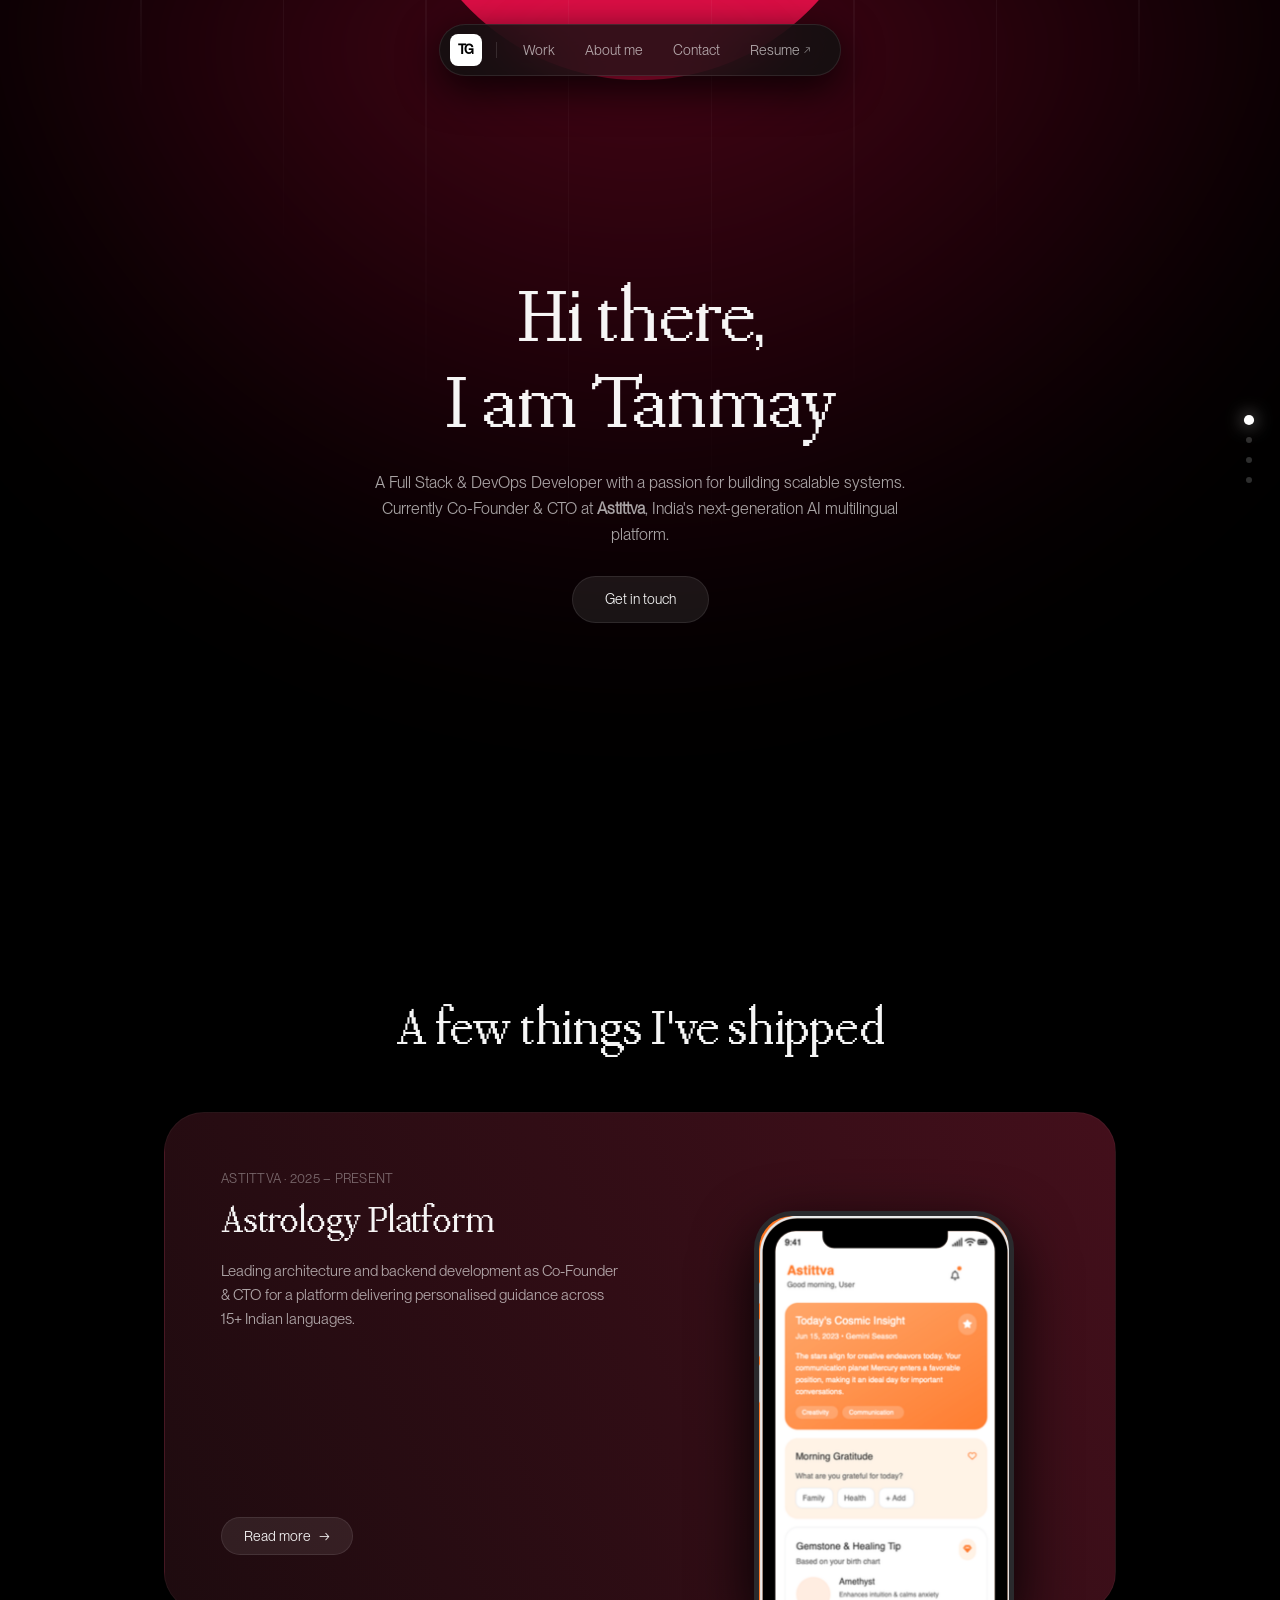
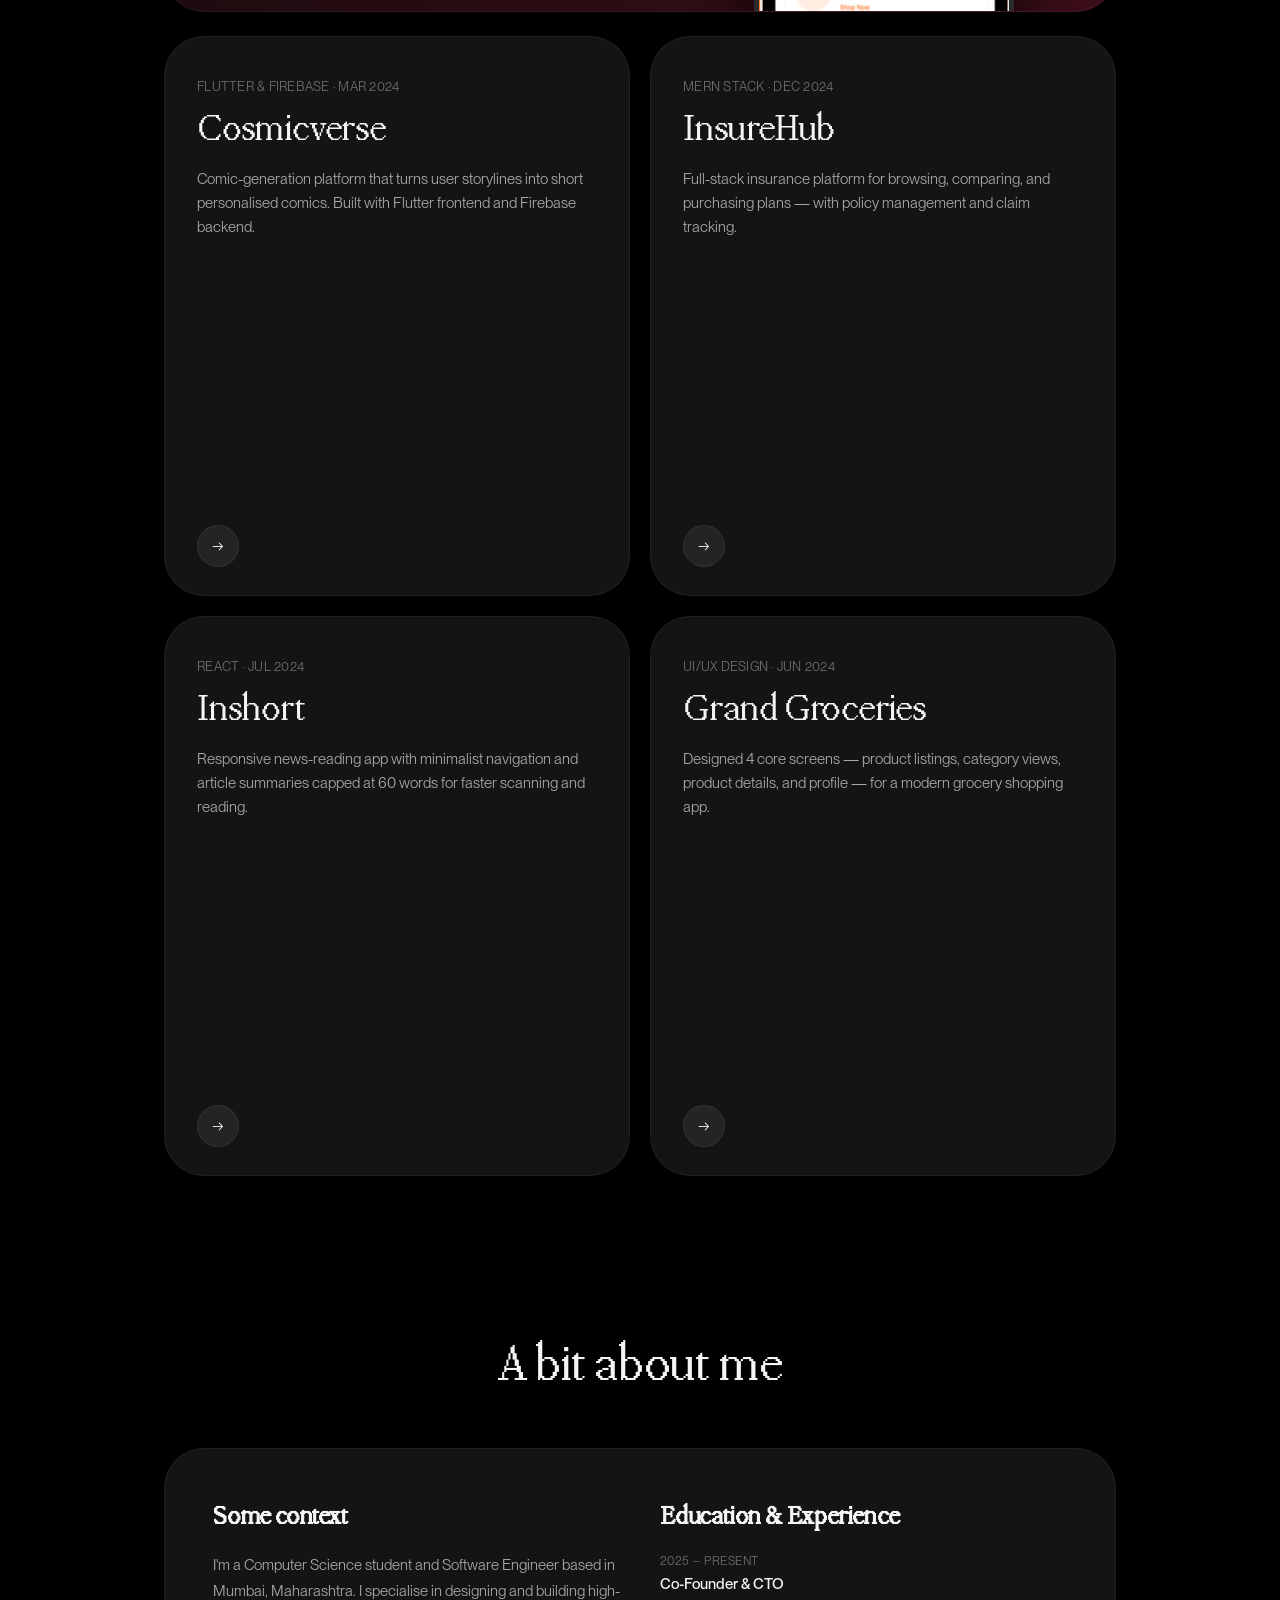
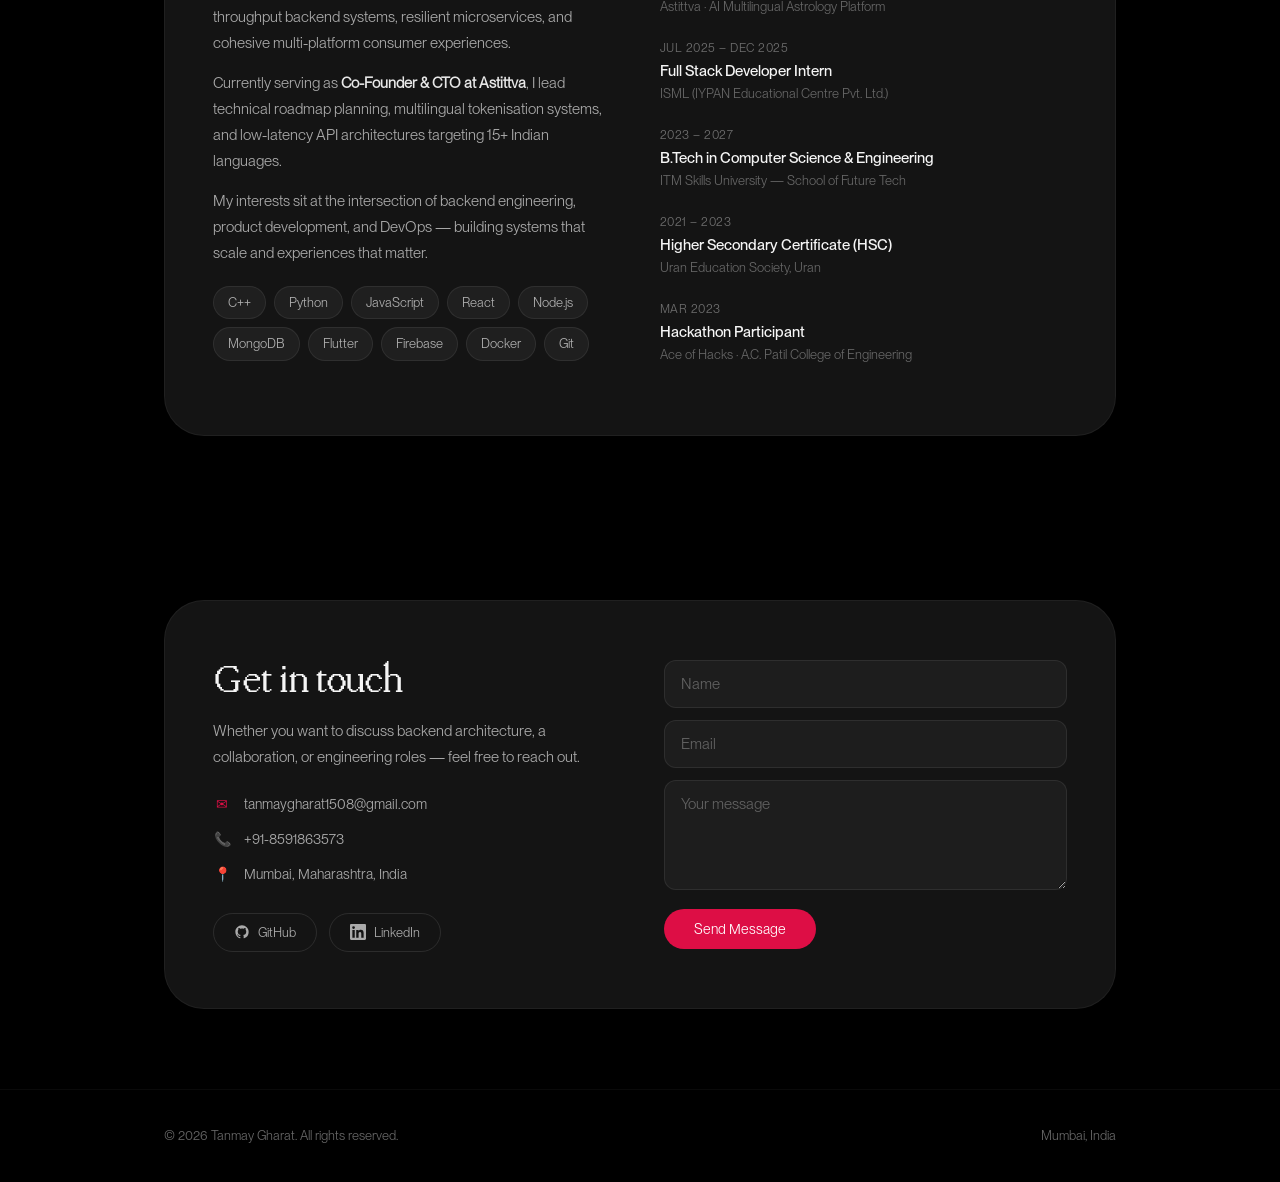
<file: index.html>
<!DOCTYPE html>
<html lang="en">
<head>
    <meta charset="UTF-8">
    <meta name="viewport" content="width=device-width, initial-scale=1.0">
    <title>Tanmay Gharat — Full Stack & DevOps Engineer</title>
    <meta name="description" content="Tanmay Gharat is a Full Stack & DevOps Developer and Co-Founder & CTO at Astittva. Building scalable architectures and consumer experiences from Mumbai.">
    <meta name="author" content="Tanmay P. Gharat">

    <!-- Open Graph -->
    <meta property="og:type" content="website">
    <meta property="og:title" content="Tanmay Gharat — Full Stack & DevOps Engineer">
    <meta property="og:description" content="Portfolio of Tanmay Gharat. Co-Founder & CTO at Astittva, specializing in backend systems, full-stack development, and DevOps.">

    <!-- Favicon -->
    <link rel="icon" href="data:image/svg+xml,<svg xmlns=%22http://www.w3.org/2000/svg%22 viewBox=%220 0 100 100%22><text y=%22.9em%22 font-size=%2290%22>⚡</text></svg>">

    <style>
/* ========================================================================
   TANMAY GHARAT PORTFOLIO — DESIGN SYSTEM
   Pure Black #000 + PP Mondwest Regular + PP Neue Montreal Book
   Linear Wine Gradient + #141414 Bento Cards
   ======================================================================== */

/* 1. Typography Fonts */
@font-face {
    font-family: "PP Mondwest Regular";
    src: url("fonts/PPMondwest-Regular.woff2") format("woff2");
    font-display: swap;
    font-style: normal;
    font-weight: 400;
}

@font-face {
    font-family: "PP Neue Montreal Book";
    src: url("fonts/PPNeueMontreal-Book.woff2") format("woff2");
    font-display: swap;
    font-style: normal;
    font-weight: 400;
}

@font-face {
    font-family: "PP Neue Montreal Medium";
    src: url("fonts/PPNeueMontreal-Medium.woff2") format("woff2");
    font-display: swap;
    font-style: normal;
    font-weight: 500;
}

/* 2. Design Tokens */
:root {
    --font-heading: "PP Mondwest Regular", Georgia, serif;
    --font-body: "PP Neue Montreal Book", -apple-system, BlinkMacSystemFont, sans-serif;
    --font-medium: "PP Neue Montreal Medium", sans-serif;

    --color-bg: #000000;
    --color-card: rgb(20, 20, 20);
    --color-card-border: rgba(255, 255, 255, 0.05);

    --color-text-title: rgba(255, 255, 255, 0.96);
    --color-text-body: rgba(255, 255, 255, 0.64);
    --color-text-tag: rgba(255, 255, 255, 0.38);
    --color-text-muted: #666;

    --color-crimson: #dd0e45;
    --color-wine-from: rgb(30, 11, 15);
    --color-wine-to: rgb(67, 15, 27);

    --container-width: 1000px;
    --card-radius: 40px;
}

/* 3. Base & Reset */
*, *::before, *::after {
    box-sizing: border-box;
    margin: 0;
    padding: 0;
}

html {
    scroll-behavior: smooth;
    background-color: var(--color-bg);
    color-scheme: dark;
}

body {
    font-family: var(--font-body);
    background-color: var(--color-bg);
    color: var(--color-text-body);
    line-height: 1.5;
    overflow-x: hidden;
    -webkit-font-smoothing: antialiased;
    -moz-osx-font-smoothing: grayscale;
}

::selection {
    background-color: var(--color-crimson);
    color: #fff;
}

a {
    color: inherit;
    text-decoration: none;
    transition: color 0.2s ease, opacity 0.2s ease;
}

button {
    font-family: inherit;
    border: none;
    outline: none;
    background: transparent;
    cursor: pointer;
}

img {
    max-width: 100%;
    display: block;
}

.container-1000 {
    width: 100%;
    max-width: var(--container-width);
    margin: 0 auto;
    padding: 0 24px;
}

/* 4. Floating Pill Navigation */
.nav-island-fixed {
    position: fixed;
    top: 24px;
    left: 50%;
    transform: translateX(-50%);
    z-index: 1000;
}

.nav-island-capsule {
    display: flex;
    align-items: center;
    background: rgba(18, 18, 18, 0.82);
    backdrop-filter: blur(24px);
    -webkit-backdrop-filter: blur(24px);
    border: 1px solid rgba(255, 255, 255, 0.09);
    border-radius: 9999px;
    height: 52px;
    padding: 0 16px 0 10px;
    box-shadow: 0 12px 40px rgba(0,0,0,0.8);
    gap: 0;
    white-space: nowrap;
}

.nav-monogram-box {
    width: 32px;
    height: 32px;
    background: #fff;
    color: #000;
    border-radius: 8px;
    display: flex;
    align-items: center;
    justify-content: center;
    font-family: var(--font-medium);
    font-weight: 700;
    font-size: 13px;
    letter-spacing: -0.04em;
    flex-shrink: 0;
}

.nav-sep {
    width: 1px;
    height: 16px;
    background: rgba(255,255,255,0.12);
    margin: 0 12px 0 14px;
    flex-shrink: 0;
}

.nav-links-row {
    display: flex;
    align-items: center;
    gap: 2px;
    list-style: none;
}

.nav-link-btn {
    font-family: var(--font-body);
    font-size: 14px;
    color: var(--color-text-body);
    padding: 7px 14px;
    border-radius: 9999px;
    transition: color 0.2s ease, background-color 0.2s ease;
    display: inline-flex;
    align-items: center;
    gap: 4px;
    cursor: pointer;
}

.nav-link-btn:hover,
.nav-link-btn.active {
    color: #fff;
    background: rgba(255,255,255,0.07);
}

/* 5. Side Rail Dots */
.side-scroll-rail {
    position: fixed;
    right: 28px;
    top: 50%;
    transform: translateY(-50%);
    display: flex;
    flex-direction: column;
    gap: 14px;
    z-index: 100;
}

.side-rail-dot {
    width: 6px;
    height: 6px;
    border-radius: 50%;
    background: rgba(255,255,255,0.18);
    transition: all 0.25s ease;
    display: block;
}

.side-rail-dot.active {
    background: #fff;
    transform: scale(1.7);
    box-shadow: 0 0 10px rgba(255,255,255,0.7);
}

/* 6. Hero Section */
.hero-stage {
    position: relative;
    width: 100%;
    height: 100vh;
    min-height: 680px;
    max-height: 900px;
    display: flex;
    flex-direction: column;
    align-items: center;
    justify-content: center;
    text-align: center;
    padding: 0 24px;
    overflow: hidden;
}

.hero-crimson-orb {
    position: absolute;
    top: -400px;
    left: calc(50% - 240px);
    width: 480px;
    height: 480px;
    border-radius: 50%;
    background-color: var(--color-crimson);
    z-index: 0;
    pointer-events: none;
}

.hero-crimson-blur {
    position: absolute;
    inset: -120px;
    background: radial-gradient(circle at 50% 0%, var(--color-crimson) 0%, transparent 58%);
    filter: blur(100px);
    opacity: 0.38;
    z-index: 0;
    pointer-events: none;
}

.hero-vertical-lines {
    position: absolute;
    top: 0;
    left: 50%;
    transform: translateX(-50%);
    width: 1000px;
    display: flex;
    justify-content: space-between;
    opacity: 0.04;
    pointer-events: none;
    z-index: 0;
}

.v-line {
    width: 1.5px;
    background: linear-gradient(#fff 0%, transparent 100%);
}

.v-line.h-100 { height: 100px; }
.v-line.h-260 { height: 260px; }
.v-line.h-420 { height: 420px; }
.v-line.h-580 { height: 580px; }

.hero-core {
    position: relative;
    z-index: 2;
    max-width: 680px;
    display: flex;
    flex-direction: column;
    align-items: center;
    gap: 22px;
}

.hero-title-mondwest {
    font-family: var(--font-heading);
    font-size: clamp(50px, 6.5vw, 78px);
    line-height: 1.1;
    color: var(--color-text-title);
    font-weight: 400;
    letter-spacing: -0.5px;
}

.hero-subtitle-montreal {
    font-family: var(--font-body);
    font-size: 16px;
    line-height: 26px;
    color: var(--color-text-body);
    max-width: 560px;
}

.hero-btn-pill {
    display: inline-flex;
    align-items: center;
    justify-content: center;
    background: rgba(255,255,255,0.08);
    border: 1px solid rgba(255,255,255,0.09);
    border-radius: 9999px;
    padding: 12px 32px;
    color: var(--color-text-title);
    font-size: 14px;
    font-family: var(--font-body);
    transition: background-color 0.2s ease, border-color 0.2s ease, transform 0.2s ease;
    margin-top: 6px;
}

.hero-btn-pill:hover {
    background: rgba(255,255,255,0.14);
    border-color: rgba(255,255,255,0.2);
    transform: translateY(-2px);
}

/* 7. Shipped Section */
.shipped-section {
    padding: 100px 0 60px;
    position: relative;
    z-index: 1;
}

.shipped-heading-mondwest {
    font-family: var(--font-heading);
    font-size: clamp(36px, 4.5vw, 52px);
    line-height: 1.15;
    color: var(--color-text-title);
    font-weight: 400;
    text-align: center;
    margin-bottom: 52px;
    letter-spacing: -0.4px;
}

/* 8. Featured Wine Hero Card */
.featured-wine-card {
    width: 100%;
    background: linear-gradient(64deg, rgb(30, 11, 15) 0%, rgb(67, 15, 27) 100%);
    border: 1.5px solid rgba(255,255,255,0.04);
    border-radius: var(--card-radius);
    position: relative;
    overflow: hidden;
    display: grid;
    grid-template-columns: 1.1fr 0.9fr;
    padding: 56px 48px 0 56px;
    min-height: 500px;
    gap: 32px;
    margin-bottom: 24px;
    cursor: pointer;
    transition: border-color 0.3s ease, transform 0.3s ease;
}

.featured-wine-card:hover {
    border-color: rgba(255,255,255,0.12);
    transform: translateY(-4px);
}

.featured-col-left {
    display: flex;
    flex-direction: column;
    align-items: flex-start;
    padding-bottom: 56px;
}

.card-tag-mono {
    font-family: var(--font-body);
    font-size: 13px;
    color: var(--color-text-tag);
    text-transform: uppercase;
    letter-spacing: 0.02em;
    margin-bottom: 12px;
}

.card-title-mondwest {
    font-family: var(--font-heading);
    font-size: clamp(28px, 3.2vw, 38px);
    line-height: 1.18;
    color: var(--color-text-title);
    font-weight: 400;
    letter-spacing: -0.2px;
    margin-bottom: 14px;
}

.card-desc-montreal {
    font-family: var(--font-body);
    font-size: 15px;
    line-height: 24px;
    color: var(--color-text-body);
    max-width: 400px;
    margin-bottom: 32px;
}

.card-read-more-btn {
    display: inline-flex;
    align-items: center;
    gap: 8px;
    background: rgba(255,255,255,0.08);
    border: 1px solid rgba(255,255,255,0.09);
    border-radius: 9999px;
    padding: 10px 22px;
    color: var(--color-text-title);
    font-size: 14px;
    font-family: var(--font-body);
    transition: background-color 0.2s ease, transform 0.2s ease;
    margin-top: auto;
}

.card-read-more-btn:hover {
    background: rgba(255,255,255,0.16);
    transform: translateY(-2px);
}

.featured-col-right {
    display: flex;
    justify-content: center;
    align-items: flex-end;
}

.featured-iphone-frame {
    width: 260px;
    height: 400px;
    background: #050505;
    border: 5px solid #2a2a2d;
    border-bottom: none;
    border-radius: 38px 38px 0 0;
    position: relative;
    overflow: hidden;
    box-shadow: 0 20px 60px rgba(0,0,0,0.95);
}

.iphone-top-island {
    position: absolute;
    top: 8px;
    left: 50%;
    transform: translateX(-50%);
    width: 80px;
    height: 20px;
    background: #000;
    border-radius: 12px;
    z-index: 10;
}

.iphone-screen-image {
    width: 100%;
    height: 100%;
    object-fit: cover;
    object-position: top center;
}

/* 9. 2-Column Bento Grid */
.bento-grid-2col {
    display: grid;
    grid-template-columns: repeat(2, 1fr);
    gap: 20px;
    width: 100%;
}

.bento-card-unit {
    background-color: var(--color-card);
    border: 1.5px solid var(--color-card-border);
    border-radius: var(--card-radius);
    padding: 40px 32px 0 32px;
    min-height: 560px;
    display: flex;
    flex-direction: column;
    justify-content: space-between;
    position: relative;
    overflow: hidden;
    cursor: pointer;
    transition: border-color 0.3s ease, transform 0.3s ease;
}

.bento-card-unit:hover {
    border-color: rgba(255,255,255,0.12);
    transform: translateY(-4px);
}

.bento-unit-top {
    display: flex;
    flex-direction: column;
}

.bento-bottom-circle-btn {
    position: absolute;
    bottom: 28px;
    left: 32px;
    width: 42px;
    height: 42px;
    border-radius: 50%;
    background: rgba(255,255,255,0.07);
    border: 1.5px solid rgba(255,255,255,0.06);
    display: flex;
    align-items: center;
    justify-content: center;
    color: var(--color-text-title);
    font-size: 15px;
    transition: background-color 0.2s ease, transform 0.2s ease;
    z-index: 5;
}

.bento-card-unit:hover .bento-bottom-circle-btn {
    background: rgba(255,255,255,0.15);
    transform: scale(1.07);
}

.bento-phone-stage {
    display: flex;
    justify-content: flex-end;
    align-items: flex-end;
    margin-top: auto;
    width: 100%;
}

.bento-phone-frame {
    width: 235px;
    height: 310px;
    background: #050505;
    border: 5px solid #2a2a2d;
    border-bottom: none;
    border-radius: 34px 34px 0 0;
    position: relative;
    overflow: hidden;
    margin-left: auto;
    box-shadow: 0 16px 45px rgba(0,0,0,0.9);
}

/* Screen-style preview (no phone frame — for desktop/web screenshots) */
.bento-screen-stage {
    display: flex;
    justify-content: center;
    align-items: flex-end;
    margin-top: auto;
    width: 100%;
    padding-bottom: 0;
}

.bento-screen-frame {
    width: 100%;
    height: 280px;
    background: #0a0a0a;
    border: 1.5px solid rgba(255,255,255,0.07);
    border-bottom: none;
    border-radius: 14px 14px 0 0;
    position: relative;
    overflow: hidden;
    box-shadow: 0 12px 36px rgba(0,0,0,0.9);
}

.bento-screen-frame img {
    width: 100%;
    height: 100%;
    object-fit: cover;
    object-position: top center;
}

/* 10. About Section */
.about-me-section {
    padding: 100px 0 60px;
    position: relative;
    z-index: 1;
}

.about-bento-card {
    background-color: var(--color-card);
    border: 1.5px solid var(--color-card-border);
    border-radius: var(--card-radius);
    padding: 48px;
    display: grid;
    grid-template-columns: 1fr 1fr;
    gap: 40px;
    margin-bottom: 24px;
}

.about-col-title {
    font-family: var(--font-heading);
    font-size: 26px;
    color: var(--color-text-title);
    margin-bottom: 16px;
    letter-spacing: -0.2px;
}

.about-col-text {
    font-family: var(--font-body);
    font-size: 15px;
    line-height: 26px;
    color: var(--color-text-body);
    margin-bottom: 14px;
}

/* Skills Tags */
.skills-tag-row {
    display: flex;
    flex-wrap: wrap;
    gap: 8px;
    margin-top: 20px;
}

.skill-tag {
    display: inline-flex;
    align-items: center;
    padding: 6px 14px;
    background: rgba(255,255,255,0.05);
    border: 1px solid rgba(255,255,255,0.07);
    border-radius: 9999px;
    font-size: 13px;
    color: var(--color-text-body);
    font-family: var(--font-body);
}

.timeline-entry {
    margin-bottom: 22px;
}

.timeline-entry-date {
    font-size: 12px;
    color: var(--color-text-tag);
    margin-bottom: 3px;
    text-transform: uppercase;
    letter-spacing: 0.04em;
}

.timeline-entry-role {
    font-family: var(--font-medium);
    font-size: 15px;
    color: var(--color-text-title);
    margin-bottom: 2px;
}

.timeline-entry-company {
    font-size: 13px;
    color: var(--color-text-muted);
}

/* 11. Contact Section */
.contact-section {
    padding: 80px 0 80px;
    position: relative;
    z-index: 1;
}

.contact-card-box {
    background-color: var(--color-card);
    border: 1.5px solid var(--color-card-border);
    border-radius: var(--card-radius);
    padding: 56px 48px;
    display: grid;
    grid-template-columns: 1fr 1fr;
    gap: 48px;
    align-items: center;
}

.contact-label-row {
    display: flex;
    flex-direction: column;
    gap: 14px;
    margin-top: 24px;
    font-size: 14px;
    color: var(--color-text-body);
}

.contact-label-row a:hover {
    color: #fff;
}

.contact-icon {
    display: inline-block;
    width: 18px;
    text-align: center;
    margin-right: 10px;
    color: var(--color-crimson);
    font-style: normal;
}

.contact-social-row {
    display: flex;
    gap: 12px;
    margin-top: 28px;
}

.contact-social-btn {
    display: inline-flex;
    align-items: center;
    gap: 8px;
    padding: 9px 20px;
    border: 1px solid rgba(255,255,255,0.1);
    border-radius: 9999px;
    font-size: 13px;
    color: var(--color-text-body);
    font-family: var(--font-body);
    transition: border-color 0.2s ease, color 0.2s ease, transform 0.2s ease;
}

.contact-social-btn:hover {
    border-color: rgba(255,255,255,0.3);
    color: #fff;
    transform: translateY(-2px);
}

.contact-input-field {
    width: 100%;
    background: rgba(255,255,255,0.04);
    border: 1px solid rgba(255,255,255,0.08);
    border-radius: 12px;
    padding: 14px 16px;
    font-size: 15px;
    color: #fff;
    font-family: var(--font-body);
    outline: none;
    transition: border-color 0.2s ease;
    margin-bottom: 12px;
}

.contact-input-field:focus {
    border-color: var(--color-crimson);
}

.contact-input-field::placeholder {
    color: rgba(255,255,255,0.3);
}

textarea.contact-input-field {
    min-height: 110px;
    resize: vertical;
}

.contact-submit-pill {
    display: inline-flex;
    align-items: center;
    justify-content: center;
    background: var(--color-crimson);
    border-radius: 9999px;
    padding: 12px 30px;
    color: #fff;
    font-size: 14px;
    font-family: var(--font-body);
    transition: opacity 0.2s ease, transform 0.2s ease;
    cursor: pointer;
    border: none;
}

.contact-submit-pill:hover {
    opacity: 0.88;
    transform: translateY(-2px);
}

/* 12. Footer */
.site-bottom-footer {
    padding: 36px 0;
    border-top: 1px solid rgba(255,255,255,0.04);
    position: relative;
    z-index: 1;
}

.footer-content-flex {
    display: flex;
    align-items: center;
    justify-content: space-between;
    flex-wrap: wrap;
    gap: 16px;
}

.footer-copy-text {
    font-size: 13px;
    color: var(--color-text-muted);
}

/* 13. Responsive */
@media (max-width: 860px) {
    .featured-wine-card {
        grid-template-columns: 1fr;
        padding: 40px 28px 0 28px;
        min-height: auto;
    }

    .featured-col-right {
        justify-content: center;
    }

    .bento-grid-2col {
        grid-template-columns: 1fr;
    }

    .about-bento-card {
        grid-template-columns: 1fr;
        padding: 32px 28px;
    }

    .contact-card-box {
        grid-template-columns: 1fr;
        padding: 36px 28px;
    }

    .nav-links-row {
        gap: 0;
    }

    .nav-link-btn {
        padding: 7px 10px;
        font-size: 13px;
    }

    .side-scroll-rail {
        display: none;
    }

    .hero-vertical-lines {
        width: 100%;
    }
}

@media (max-width: 540px) {
    .nav-island-capsule {
        height: 46px;
        padding: 0 10px 0 8px;
    }

    .hero-title-mondwest {
        font-size: 44px;
    }
}
    </style>
</head>
<body>

    <!-- Floating Pill Navigation -->
    <div class="nav-island-fixed" id="nav-island">
        <nav class="nav-island-capsule" id="nav-capsule">
            <a href="#hero" class="nav-monogram-box" aria-label="Tanmay Gharat Home">TG</a>
            <div class="nav-sep"></div>
            <ul class="nav-links-row" id="nav-links">
                <li><a href="#work" class="nav-link-btn active" id="nav-work">Work</a></li>
                <li><a href="#about" class="nav-link-btn" id="nav-about">About me</a></li>
                <li><a href="#contact" class="nav-link-btn" id="nav-contact">Contact</a></li>
                <li><a href="assets/TanmayGharatCV.pdf" target="_blank" class="nav-link-btn">Resume <span style="font-size:11px;opacity:0.8">↗</span></a></li>
            </ul>
        </nav>
    </div>

    <!-- Side Rail Scroll Dots -->
    <div class="side-scroll-rail" id="side-rail">
        <a href="#hero"    class="side-rail-dot active" aria-label="Hero"></a>
        <a href="#work"    class="side-rail-dot" aria-label="Work"></a>
        <a href="#about"   class="side-rail-dot" aria-label="About"></a>
        <a href="#contact" class="side-rail-dot" aria-label="Contact"></a>
    </div>

    <main>

        <!-- ── HERO ─────────────────────────────────────── -->
        <section id="hero" class="hero-stage">
            <div class="hero-crimson-orb"></div>
            <div class="hero-crimson-blur"></div>
            <div class="hero-vertical-lines">
                <div class="v-line h-100"></div>
                <div class="v-line h-260"></div>
                <div class="v-line h-420"></div>
                <div class="v-line h-580"></div>
                <div class="v-line h-580"></div>
                <div class="v-line h-420"></div>
                <div class="v-line h-260"></div>
                <div class="v-line h-100"></div>
            </div>

            <div class="hero-core">
                <h1 class="hero-title-mondwest">
                    Hi there,<br>
                    I am Tanmay
                </h1>
                <p class="hero-subtitle-montreal">
                    A Full Stack &amp; DevOps Developer with a passion for building scalable systems. Currently Co-Founder &amp; CTO at <strong>Astittva</strong>, India's next-generation AI multilingual platform.
                </p>
                <div>
                    <a href="#contact" class="hero-btn-pill">Get in touch</a>
                </div>
            </div>
        </section>

        <!-- ── WORK ──────────────────────────────────────── -->
        <section id="work" class="shipped-section">
            <div class="container-1000">
                <h2 class="shipped-heading-mondwest">A few things I've shipped</h2>

                <!-- Featured Hero Card — Astittva -->
                <article class="featured-wine-card" id="feat-astittva">
                    <div class="featured-col-left">
                        <span class="card-tag-mono">ASTITTVA · 2025 – PRESENT</span>
                        <h3 class="card-title-mondwest">Astrology Platform</h3>
                        <p class="card-desc-montreal">
                            Leading architecture and backend development as Co-Founder &amp; CTO for a platform delivering personalised guidance across 15+ Indian languages.
                        </p>
                        <button class="card-read-more-btn" type="button" onclick="openModal('astittva')">
                            <span>Read more</span>
                            <span>→</span>
                        </button>
                    </div>
                    <div class="featured-col-right">
                        <div class="featured-iphone-frame">
                            <div class="iphone-top-island"></div>
                            <img src="assets/ui_astittva_new.png" alt="Astittva App Preview" class="iphone-screen-image" style="object-position: top center;">
                        </div>
                    </div>
                </article>

                <!-- 2-Column Bento Grid -->
                <div class="bento-grid-2col">

                    <!-- Cosmicverse -->
                    <article class="bento-card-unit" id="card-cosmicverse">
                        <div class="bento-unit-top">
                            <span class="card-tag-mono">FLUTTER &amp; FIREBASE · MAR 2024</span>
                            <h3 class="card-title-mondwest">Cosmicverse</h3>
                            <p class="card-desc-montreal">
                                Comic-generation platform that turns user storylines into short personalised comics. Built with Flutter frontend and Firebase backend.
                            </p>
                        </div>
                        <div class="bento-bottom-circle-btn" title="View Project" onclick="openModal('cosmicverse')">→</div>
                    </article>

                    <!-- Insurance Website -->
                    <article class="bento-card-unit" id="card-insurance">
                        <div class="bento-unit-top">
                            <span class="card-tag-mono">MERN STACK · DEC 2024</span>
                            <h3 class="card-title-mondwest">InsureHub</h3>
                            <p class="card-desc-montreal">
                                Full-stack insurance platform for browsing, comparing, and purchasing plans — with policy management and claim tracking.
                            </p>
                        </div>
                        <div class="bento-bottom-circle-btn" title="View Project" onclick="openModal('insurance')">→</div>
                    </article>

                    <!-- Inshort -->
                    <article class="bento-card-unit" id="card-inshort">
                        <div class="bento-unit-top">
                            <span class="card-tag-mono">REACT · JUL 2024</span>
                            <h3 class="card-title-mondwest">Inshort</h3>
                            <p class="card-desc-montreal">
                                Responsive news-reading app with minimalist navigation and article summaries capped at 60 words for faster scanning and reading.
                            </p>
                        </div>
                        <div class="bento-bottom-circle-btn" title="View Project" onclick="openModal('inshort')">→</div>
                    </article>

                    <!-- Grand Groceries -->
                    <article class="bento-card-unit" id="card-groceries">
                        <div class="bento-unit-top">
                            <span class="card-tag-mono">UI/UX DESIGN · JUN 2024</span>
                            <h3 class="card-title-mondwest">Grand Groceries</h3>
                            <p class="card-desc-montreal">
                                Designed 4 core screens — product listings, category views, product details, and profile — for a modern grocery shopping app.
                            </p>
                        </div>
                        <div class="bento-bottom-circle-btn" title="View Project" onclick="openModal('groceries')">→</div>
                    </article>

                </div>
            </div>
        </section>

        <!-- ── ABOUT ─────────────────────────────────────── -->
        <section id="about" class="about-me-section">
            <div class="container-1000">
                <h2 class="shipped-heading-mondwest">A bit about me</h2>

                <div class="about-bento-card">
                    <!-- Left: Bio -->
                    <div>
                        <h3 class="about-col-title">Some context</h3>
                        <p class="about-col-text">
                            I'm a Computer Science student and Software Engineer based in Mumbai, Maharashtra. I specialise in designing and building high-throughput backend systems, resilient microservices, and cohesive multi-platform consumer experiences.
                        </p>
                        <p class="about-col-text">
                            Currently serving as <strong style="color:rgba(255,255,255,0.9)">Co-Founder &amp; CTO at Astittva</strong>, I lead technical roadmap planning, multilingual tokenisation systems, and low-latency API architectures targeting 15+ Indian languages.
                        </p>
                        <p class="about-col-text">
                            My interests sit at the intersection of backend engineering, product development, and DevOps — building systems that scale and experiences that matter.
                        </p>
                        <div class="skills-tag-row">
                            <span class="skill-tag">C++</span>
                            <span class="skill-tag">Python</span>
                            <span class="skill-tag">JavaScript</span>
                            <span class="skill-tag">React</span>
                            <span class="skill-tag">Node.js</span>
                            <span class="skill-tag">MongoDB</span>
                            <span class="skill-tag">Flutter</span>
                            <span class="skill-tag">Firebase</span>
                            <span class="skill-tag">Docker</span>
                            <span class="skill-tag">Git</span>
                        </div>
                    </div>

                    <!-- Right: Timeline -->
                    <div>
                        <h3 class="about-col-title">Education &amp; Experience</h3>

                        <div class="timeline-entry">
                            <div class="timeline-entry-date">2025 – Present</div>
                            <div class="timeline-entry-role">Co-Founder &amp; CTO</div>
                            <div class="timeline-entry-company">Astittva · AI Multilingual Astrology Platform</div>
                        </div>

                        <div class="timeline-entry">
                            <div class="timeline-entry-date">Jul 2025 – Dec 2025</div>
                            <div class="timeline-entry-role">Full Stack Developer Intern</div>
                            <div class="timeline-entry-company">ISML (IYPAN Educational Centre Pvt. Ltd.)</div>
                        </div>

                        <div class="timeline-entry">
                            <div class="timeline-entry-date">2023 – 2027</div>
                            <div class="timeline-entry-role">B.Tech in Computer Science &amp; Engineering</div>
                            <div class="timeline-entry-company">ITM Skills University — School of Future Tech</div>
                        </div>

                        <div class="timeline-entry">
                            <div class="timeline-entry-date">2021 – 2023</div>
                            <div class="timeline-entry-role">Higher Secondary Certificate (HSC)</div>
                            <div class="timeline-entry-company">Uran Education Society, Uran</div>
                        </div>

                        <div class="timeline-entry">
                            <div class="timeline-entry-date">Mar 2023</div>
                            <div class="timeline-entry-role">Hackathon Participant</div>
                            <div class="timeline-entry-company">Ace of Hacks · A.C. Patil College of Engineering</div>
                        </div>
                    </div>
                </div>
            </div>
        </section>

        <!-- ── CONTACT ───────────────────────────────────── -->
        <section id="contact" class="contact-section">
            <div class="container-1000">
                <div class="contact-card-box">
                    <div>
                        <h2 class="shipped-heading-mondwest" style="text-align:left;margin-bottom:14px;font-size:clamp(28px,3.2vw,42px)">Get in touch</h2>
                        <p class="about-col-text">
                            Whether you want to discuss backend architecture, a collaboration, or engineering roles — feel free to reach out.
                        </p>
                        <div class="contact-label-row">
                            <div>
                                <i class="contact-icon">✉</i>
                                <a href="mailto:tanmaygharat1508@gmail.com">tanmaygharat1508@gmail.com</a>
                            </div>
                            <div>
                                <i class="contact-icon">📞</i>
                                <a href="tel:+918591863573">+91-8591863573</a>
                            </div>
                            <div>
                                <i class="contact-icon">📍</i>
                                Mumbai, Maharashtra, India
                            </div>
                        </div>
                        <div class="contact-social-row">
                            <a href="https://github.com/" target="_blank" class="contact-social-btn">
                                <svg width="16" height="16" fill="currentColor" viewBox="0 0 24 24"><path d="M12 2C6.477 2 2 6.484 2 12.017c0 4.425 2.865 8.18 6.839 9.504.5.092.682-.217.682-.483 0-.237-.008-.868-.013-1.703-2.782.605-3.369-1.343-3.369-1.343-.454-1.158-1.11-1.466-1.11-1.466-.908-.62.069-.608.069-.608 1.003.07 1.531 1.032 1.531 1.032.892 1.53 2.341 1.088 2.91.832.092-.647.35-1.088.636-1.338-2.22-.253-4.555-1.113-4.555-4.951 0-1.093.39-1.988 1.029-2.688-.103-.253-.446-1.272.098-2.65 0 0 .84-.27 2.75 1.026A9.564 9.564 0 0112 6.844c.85.004 1.705.115 2.504.337 1.909-1.296 2.747-1.027 2.747-1.027.546 1.379.202 2.398.1 2.651.64.7 1.028 1.595 1.028 2.688 0 3.848-2.339 4.695-4.566 4.943.359.309.678.92.678 1.855 0 1.338-.012 2.419-.012 2.747 0 .268.18.58.688.482A10.019 10.019 0 0022 12.017C22 6.484 17.522 2 12 2z"/></svg>
                                GitHub
                            </a>
                            <a href="https://linkedin.com/" target="_blank" class="contact-social-btn">
                                <svg width="16" height="16" fill="currentColor" viewBox="0 0 24 24"><path d="M20.447 20.452h-3.554v-5.569c0-1.328-.027-3.037-1.852-3.037-1.853 0-2.136 1.445-2.136 2.939v5.667H9.351V9h3.414v1.561h.046c.477-.9 1.637-1.85 3.37-1.85 3.601 0 4.267 2.37 4.267 5.455v6.286zM5.337 7.433a2.062 2.062 0 01-2.063-2.065 2.064 2.064 0 112.063 2.065zm1.782 13.019H3.555V9h3.564v11.452zM22.225 0H1.771C.792 0 0 .774 0 1.729v20.542C0 23.227.792 24 1.771 24h20.451C23.2 24 24 23.227 24 22.271V1.729C24 .774 23.2 0 22.222 0h.003z"/></svg>
                                LinkedIn
                            </a>
                        </div>
                    </div>

                    <div>
                        <form id="contact-form" onsubmit="handleContactSubmit(event)">
                            <input type="text" class="contact-input-field" placeholder="Name" required>
                            <input type="email" class="contact-input-field" placeholder="Email" required>
                            <textarea class="contact-input-field" placeholder="Your message" required></textarea>
                            <button type="submit" class="contact-submit-pill">Send Message</button>
                        </form>
                    </div>
                </div>
            </div>
        </section>

    </main>

    <!-- Bottom Footer -->
    <footer class="site-bottom-footer">
        <div class="container-1000 footer-content-flex">
            <p class="footer-copy-text">© 2026 Tanmay Gharat. All rights reserved.</p>
            <div style="font-size:13px;color:var(--color-text-muted);">Mumbai, India</div>
        </div>
    </footer>

    <!-- Project Detail Modal -->
    <div id="project-modal" style="
        display:none;
        position:fixed;inset:0;
        background:rgba(0,0,0,0.88);
        backdrop-filter:blur(20px);
        -webkit-backdrop-filter:blur(20px);
        z-index:10000;
        align-items:center;
        justify-content:center;
        padding:24px;
    ">
        <div style="
            background:rgb(18,18,18);
            border:1.5px solid rgba(255,255,255,0.1);
            border-radius:var(--card-radius);
            width:100%;
            max-width:760px;
            max-height:88vh;
            overflow-y:auto;
            position:relative;
            padding:48px;
            box-shadow:0 32px 90px rgba(0,0,0,0.98);
        ">
            <button onclick="closeModal()" style="
                position:absolute;top:22px;right:22px;
                width:36px;height:36px;border-radius:50%;
                background:rgba(255,255,255,0.08);
                color:#fff;font-size:16px;
                display:flex;align-items:center;justify-content:center;
                cursor:pointer;border:none;
                transition:background 0.2s ease;
            " onmouseover="this.style.background='rgba(255,255,255,0.18)'"
               onmouseout="this.style.background='rgba(255,255,255,0.08)'">✕</button>
            <div id="modal-body"></div>
        </div>
    </div>

    <script>
// ── Modal Data ──────────────────────────────────────────
const projects = {
    astittva: {
        tag: 'ASTITTVA · 2025 – PRESENT',
        title: 'Astrology Platform',
        desc: `As Co-Founder and CTO, I lead all technical development for Astittva — an AI-powered astrology platform built to deliver personalised guidance across 15+ Indian languages.`,
        bullets: [
            'Leading application architecture, backend systems, and API integration for a multilingual rollout.',
            'Designed low-latency API architectures supporting 15+ Indian language tokenisation pipelines.',
            'Supporting product development and technical roadmap planning end-to-end.',
            'Stack: Node.js, Python, Firebase, REST APIs, Flutter.'
        ],
        img: null
    },
    cosmicverse: {
        tag: 'FLUTTER & FIREBASE · MAR 2024',
        title: 'Cosmicverse — Comic Generation Platform',
        desc: 'Built an innovative platform that turns user-provided storylines into short personalised comics, combining a Flutter frontend with a Firebase backend.',
        bullets: [
            'Designed and implemented UI/UX across comic creation and browsing flows.',
            'Integrated API connections between Flutter frontend and Firebase backend.',
            'Built comic strip workflow: story prompt → character hub → scene builder → AI generation.'
        ],
        img: null
    },
    insurance: {
        tag: 'MERN STACK · DEC 2024',
        title: 'InsureHub — Insurance Platform',
        desc: 'Full-stack insurance platform enabling users to browse, compare, and purchase plans — with integrated policy management and real-time claim tracking.',
        bullets: [
            'Developed a responsive UI and REST API using MongoDB, Express.js, React, and Node.js.',
            'Built policy management system with claim status tracking.',
            'Implemented premium calculator, coverage comparison, and checkout flows.'
        ],
        img: null
    },
    inshort: {
        tag: 'REACT · JUL 2024',
        title: 'Inshort — News Platform',
        desc: 'Responsive news-reading app with minimalist navigation and article summaries capped at 60 words — built for speed and clarity.',
        bullets: [
            'Optimised feed and reading flow to cut time-to-read per article vs standard news formats.',
            'Built category filtering (Trending, Tech, World, Business, Sports, Science).',
            'Minimalist card-based layout with bookmark functionality.'
        ],
        img: null
    },
    groceries: {
        tag: 'UI/UX DESIGN · JUN 2024',
        title: 'Grand Groceries — UI/UX Design',
        desc: 'Designed 4 core screens for a modern grocery shopping app — product listings, category views, product details, and user profile.',
        bullets: [
            'Designed end-to-end shopping flow from browsing to checkout.',
            'Created category views, product listing cards, and search & filter screens.',
            'Applied modern mobile UI principles: clear hierarchy, readable typography, accessible colour contrast.'
        ],
        img: null
    }
};

function openModal(key) {
    const p = projects[key];
    if (!p) return;
    document.getElementById('modal-body').innerHTML = `
        <span style="font-family:var(--font-body);font-size:12px;color:var(--color-text-tag);text-transform:uppercase;letter-spacing:0.04em;">${p.tag}</span>
        <h2 style="font-family:var(--font-heading);font-size:clamp(24px,3vw,34px);color:var(--color-text-title);font-weight:400;margin:12px 0 14px;letter-spacing:-0.2px;">${p.title}</h2>
        <p style="font-family:var(--font-body);font-size:15px;line-height:26px;color:var(--color-text-body);margin-bottom:20px;">${p.desc}</p>
        ${p.img ? `<img src="${p.img}" alt="${p.title}" style="width:100%;border-radius:16px;margin-bottom:24px;object-fit:cover;max-height:300px;">` : ''}
        <ul style="padding-left:20px;display:flex;flex-direction:column;gap:10px;">
            ${p.bullets.map(b => `<li style="font-family:var(--font-body);font-size:14px;line-height:22px;color:var(--color-text-body);">${b}</li>`).join('')}
        </ul>
    `;
    const modal = document.getElementById('project-modal');
    modal.style.display = 'flex';
    document.body.style.overflow = 'hidden';
}

function closeModal() {
    document.getElementById('project-modal').style.display = 'none';
    document.body.style.overflow = '';
}

document.getElementById('project-modal').addEventListener('click', function(e) {
    if (e.target === this) closeModal();
});

document.addEventListener('keydown', function(e) {
    if (e.key === 'Escape') closeModal();
});

// ── Contact Form ───────────────────────────────────────
function handleContactSubmit(e) {
    e.preventDefault();
    const btn = e.target.querySelector('button[type=submit]');
    const orig = btn.textContent;
    btn.textContent = 'Sent! ✓';
    btn.style.background = '#1a6644';
    setTimeout(() => {
        btn.textContent = orig;
        btn.style.background = 'var(--color-crimson)';
        e.target.reset();
    }, 3000);
}

// ── Scroll Tracking for Nav & Side Dots ───────────────
const sections = ['hero','work','about','contact'];
const navLinks = {
    work:    document.getElementById('nav-work'),
    about:   document.getElementById('nav-about'),
    contact: document.getElementById('nav-contact')
};
const railDots = document.querySelectorAll('.side-rail-dot');

function onScroll() {
    const scrollY = window.scrollY + window.innerHeight * 0.35;

    sections.forEach((id, i) => {
        const el = document.getElementById(id);
        if (!el) return;
        const top = el.offsetTop;
        const bottom = top + el.offsetHeight;
        if (scrollY >= top && scrollY < bottom) {
            railDots.forEach(d => d.classList.remove('active'));
            railDots[i]?.classList.add('active');

            Object.values(navLinks).forEach(l => l?.classList.remove('active'));
            navLinks[id]?.classList.add('active');
        }
    });
}

window.addEventListener('scroll', onScroll, { passive: true });
onScroll();

// ── Make bento cards clickable ────────────────────────
document.querySelectorAll('.bento-card-unit').forEach(card => {
    const btn = card.querySelector('.bento-bottom-circle-btn');
    if (btn) {
        card.addEventListener('click', function(e) {
            if (e.target.closest('.bento-bottom-circle-btn')) return;
            btn.click();
        });
    }
});

document.querySelector('.featured-wine-card')?.addEventListener('click', function() {
    openModal('astittva');
});
    </script>
</body>
</html>
</file>
